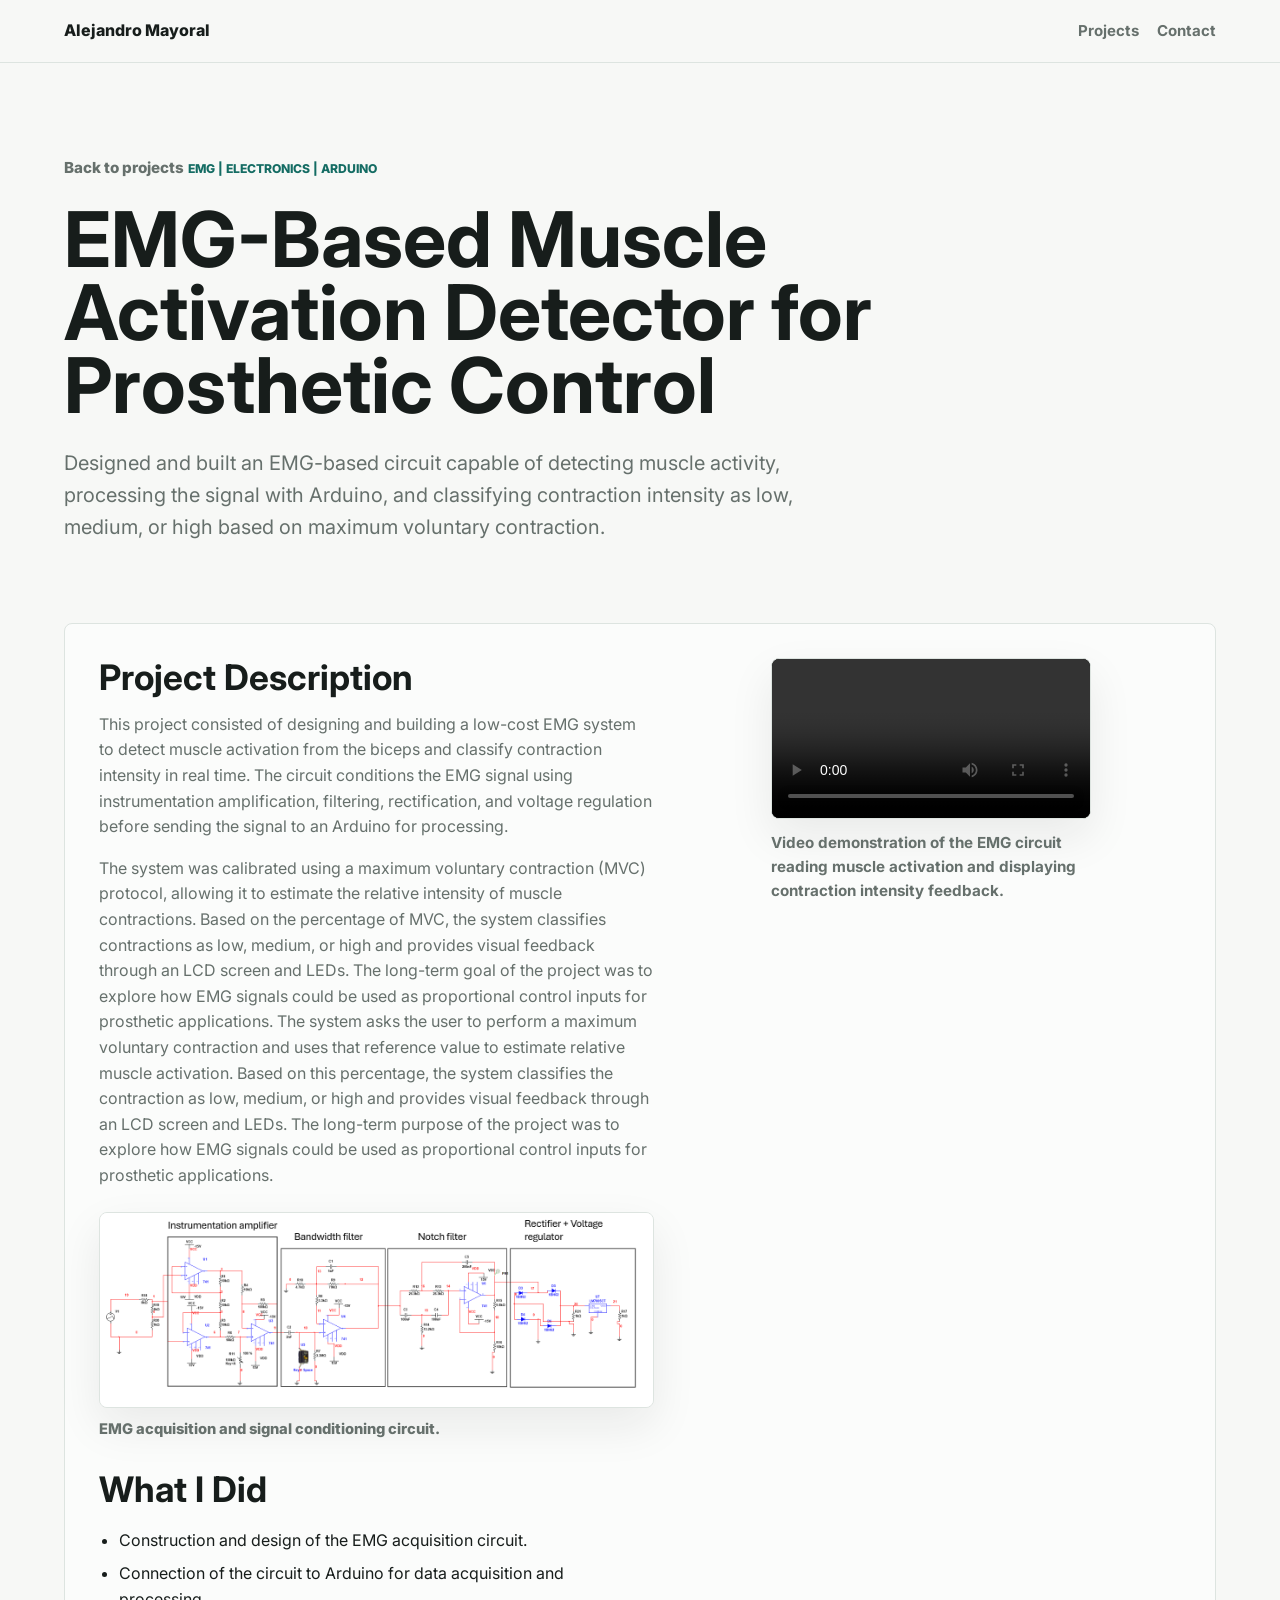
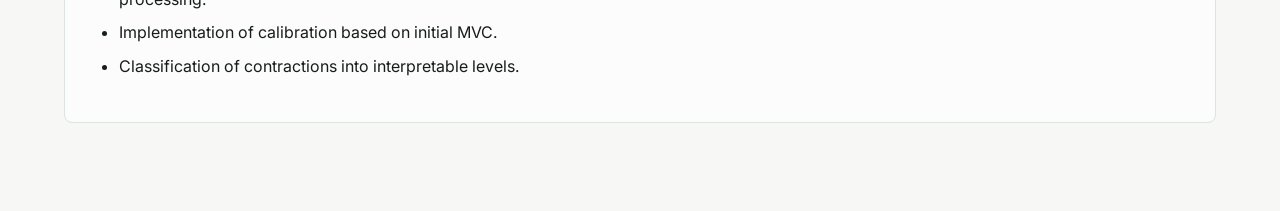
<file: emg-arduino.html>
<!doctype html>
<html lang="en">
  <head>
    <meta charset="UTF-8" />
    <meta name="viewport" content="width=device-width, initial-scale=1.0" />
    <title>EMG Circuit with Arduino | Alejandro Mayoral</title>
    <link rel="preconnect" href="https://fonts.googleapis.com" />
    <link rel="preconnect" href="https://fonts.gstatic.com" crossorigin />
    <link
      href="https://fonts.googleapis.com/css2?family=Inter:wght@400;500;600;700;800&display=swap"
      rel="stylesheet"
    />
    <link rel="stylesheet" href="styles.css" />
  </head>
  <body>
    <header class="topbar">
      <a class="name-link" href="index.html">Alejandro Mayoral</a>
      <nav aria-label="Project navigation">
        <a href="index.html#proyectos">Projects</a>
        <a href="index.html#contacto">Contact</a>
      </nav>
    </header>

    <main>
      <section class="project-page-hero">
        <a class="back-link" href="index.html#proyectos">Back to projects</a>
        <span class="detail-tag">EMG | Electronics | Arduino</span>
        <h1>EMG-Based Muscle Activation Detector for Prosthetic Control</h1>
        <p class="intro">
          Designed and built an EMG-based circuit capable of detecting muscle activity, processing the signal with Arduino, and classifying contraction intensity as low, medium, or high based on maximum voluntary contraction.
        </p>
        <p>
        </p>
      </section>

      <section class="section project-page-grid">
        <article class="project-detail">
          <div class="detail-copy">
            <h2>Project Description</h2>
            <p>
              This project consisted of designing and building a low-cost EMG system to detect muscle activation from the biceps and classify contraction intensity in real time. The circuit conditions the EMG signal using instrumentation amplification, filtering, rectification, and voltage regulation before sending the signal to an Arduino for processing.
            </p>
            <p>
              The system was calibrated using a maximum voluntary contraction (MVC) protocol, allowing it to estimate the relative intensity of muscle contractions. Based on the percentage of MVC, the system classifies contractions as low, medium, or high and provides visual feedback through an LCD screen and LEDs. The long-term goal of the project was to explore how EMG signals could be used as proportional control inputs for prosthetic applications.
              The system asks the user to perform a maximum voluntary contraction and uses that reference value to estimate relative muscle activation. Based on this percentage, the system classifies the contraction as low, medium, or high and provides visual feedback through an LCD screen and LEDs. The long-term purpose of the project was to explore how EMG signals could be used as proportional control inputs for prosthetic applications.
            </p>
            <figure class="inline-figure">
              <img
                src="assets/EMGcircuit/circuito.png"
                alt="EMG acquisition circuit diagram"
              />
              <figcaption>EMG acquisition and signal conditioning circuit.</figcaption>
            </figure>
            <h2>What I Did</h2>
            <ul class="result-list">
              <li>Construction and design of the EMG acquisition circuit.</li>
              <li>Connection of the circuit to Arduino for data acquisition and processing.</li>
              <li>Implementation of calibration based on initial MVC.</li>
              <li>Classification of contractions into interpretable levels.</li>
            </ul>
          </div>
          <div class="detail-media compact-video">
            <video controls playsinline preload="metadata">
              <source src="assets/EMGcircuit/EMGvideo.mp4" type="video/mp4" />
              Your browser does not support HTML5 video.
            </video>
            <p>
              Video demonstration of the EMG circuit reading muscle activation and displaying
              contraction intensity feedback.
            </p>
          </div>
        </article>
      </section>
    </main>
  </body>
</html>
</file>
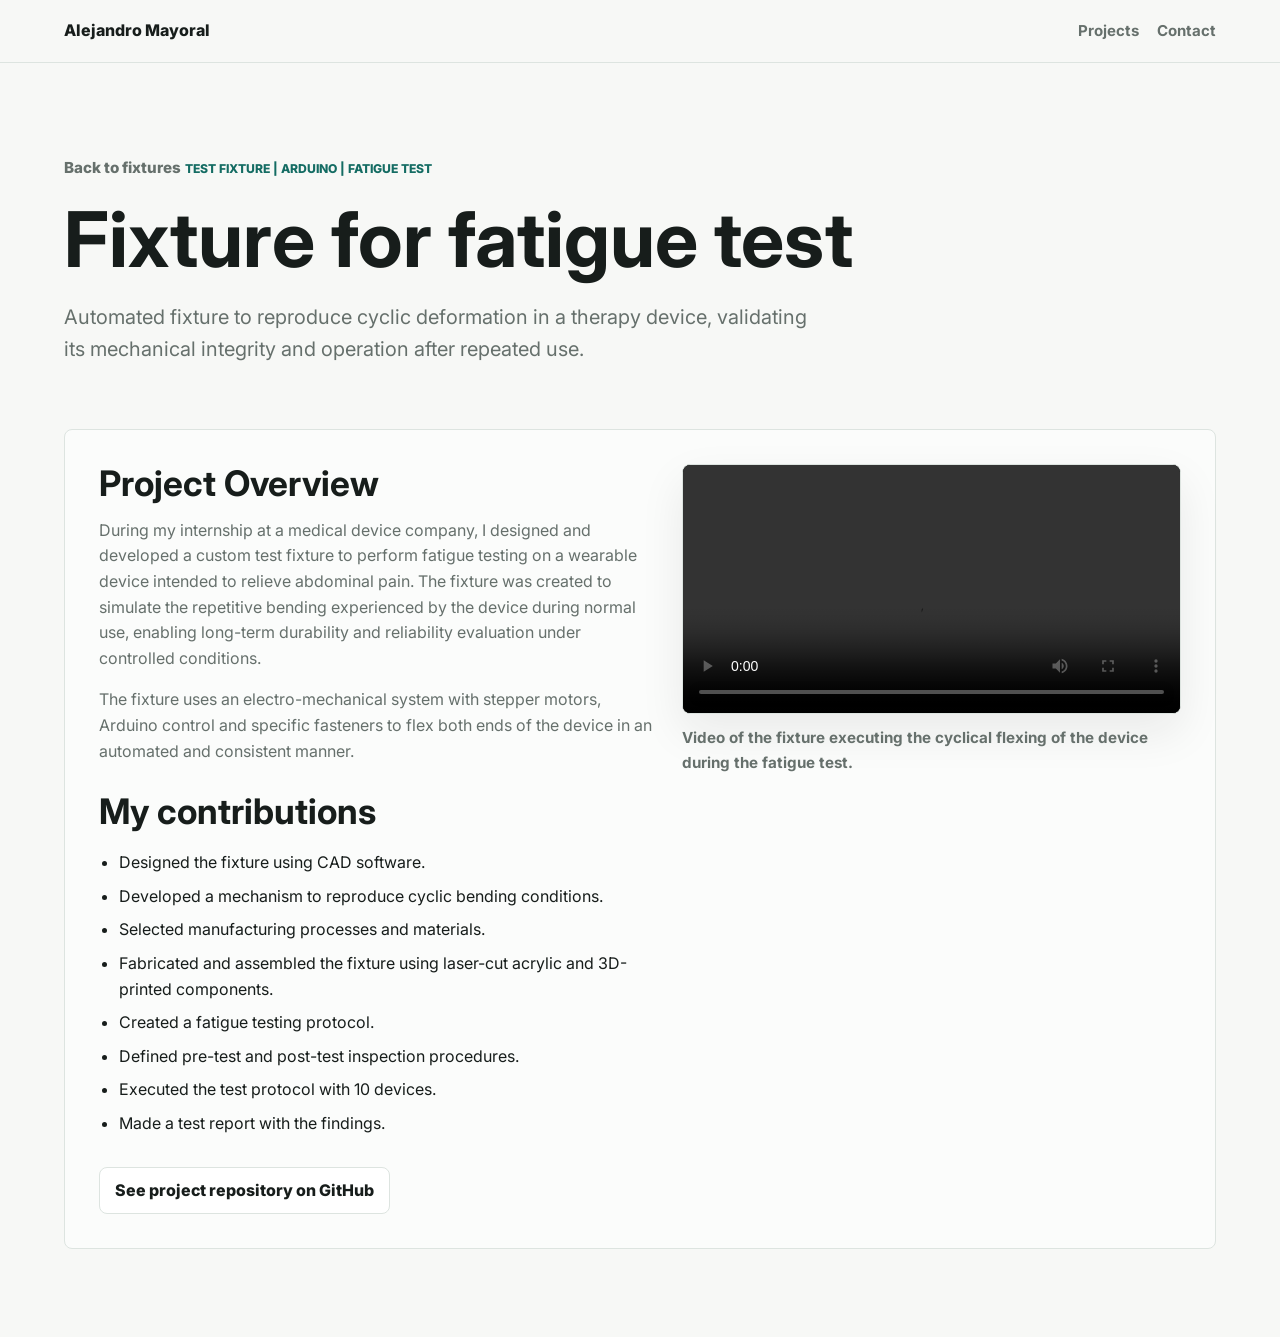
<file: fixture-fatigue.html>
<!doctype html>
<html lang="en">
  <head>
    <meta charset="UTF-8" />
    <meta name="viewport" content="width=device-width, initial-scale=1.0" />
    <title>Fatigue Test Fixture | Alejandro Mayoral</title>
    <link rel="preconnect" href="https://fonts.googleapis.com" />
    <link rel="preconnect" href="https://fonts.gstatic.com" crossorigin />
    <link
      href="https://fonts.googleapis.com/css2?family=Inter:wght@400;500;600;700;800&display=swap"
      rel="stylesheet"
    />
    <link rel="stylesheet" href="styles.css" />
  </head>
  <body>
    <header class="topbar">
      <a class="name-link" href="index.html">Alejandro Mayoral</a>
      <nav aria-label="Project navigation">
        <a href="index.html#proyectos">Projects</a>
        <a href="index.html#contacto">Contact</a>
      </nav>
    </header>

    <main>
      <section class="project-page-hero">
        <a class="back-link" href="fixtures.html">Back to fixtures</a>
        <span class="detail-tag">Test Fixture | Arduino | Fatigue Test</span>
        <h1>Fixture for fatigue test</h1>
        <p class="intro">
        Automated fixture to reproduce cyclic deformation in a therapy device, validating its mechanical integrity and operation after repeated use.
        </p>
      </section>

      <section class="section project-page-grid">
        <article class="project-detail">
          <div class="detail-copy">
            <h2>Project Overview</h2>
            <p>
            During my internship at a medical device company, I designed and developed a custom test fixture to perform fatigue testing on a wearable device intended to relieve abdominal pain. The fixture was created to simulate the repetitive bending experienced by the device during normal use, enabling long-term durability and reliability evaluation under controlled conditions.
            </p>
            <p>
            The fixture uses an electro-mechanical system with stepper motors, Arduino control and specific fasteners to flex both ends of the device in an automated and consistent manner.
            </p>

            <h2>My contributions</h2>
            <ul class="result-list">
              <li>Designed the fixture using CAD software.</li>
              <li>Developed a mechanism to reproduce cyclic bending conditions.</li>
              <li>Selected manufacturing processes and materials.</li>
              <li>Fabricated and assembled the fixture using laser-cut acrylic and 3D-printed components.</li>
              <li>Created a fatigue testing protocol.</li>
              <li>Defined pre-test and post-test inspection procedures.</li>
              <li>Executed the test protocol with 10 devices.</li>
              <li>Made a test report with the findings.</li>
            </ul>

            <a
              class="button project-link"
              href="https://github.com/alexmayoral8/Fatigue-test-fixture"
              target="_blank"
              rel="noreferrer"
            >
             See project repository on GitHub
            </a>
          </div>
          <div class="detail-media">
            <video controls playsinline preload="metadata">
              <source src="assets/fixtures/video_fatigue.mp4" type="video/mp4" />
              Your browser does not support HTML5 video.
            </video>
            <p>
            Video of the fixture executing the cyclical flexing of the device during the fatigue test.
            </p>
          </div>
        </article>
      </section>
    </main>
  </body>
</html>
</file>
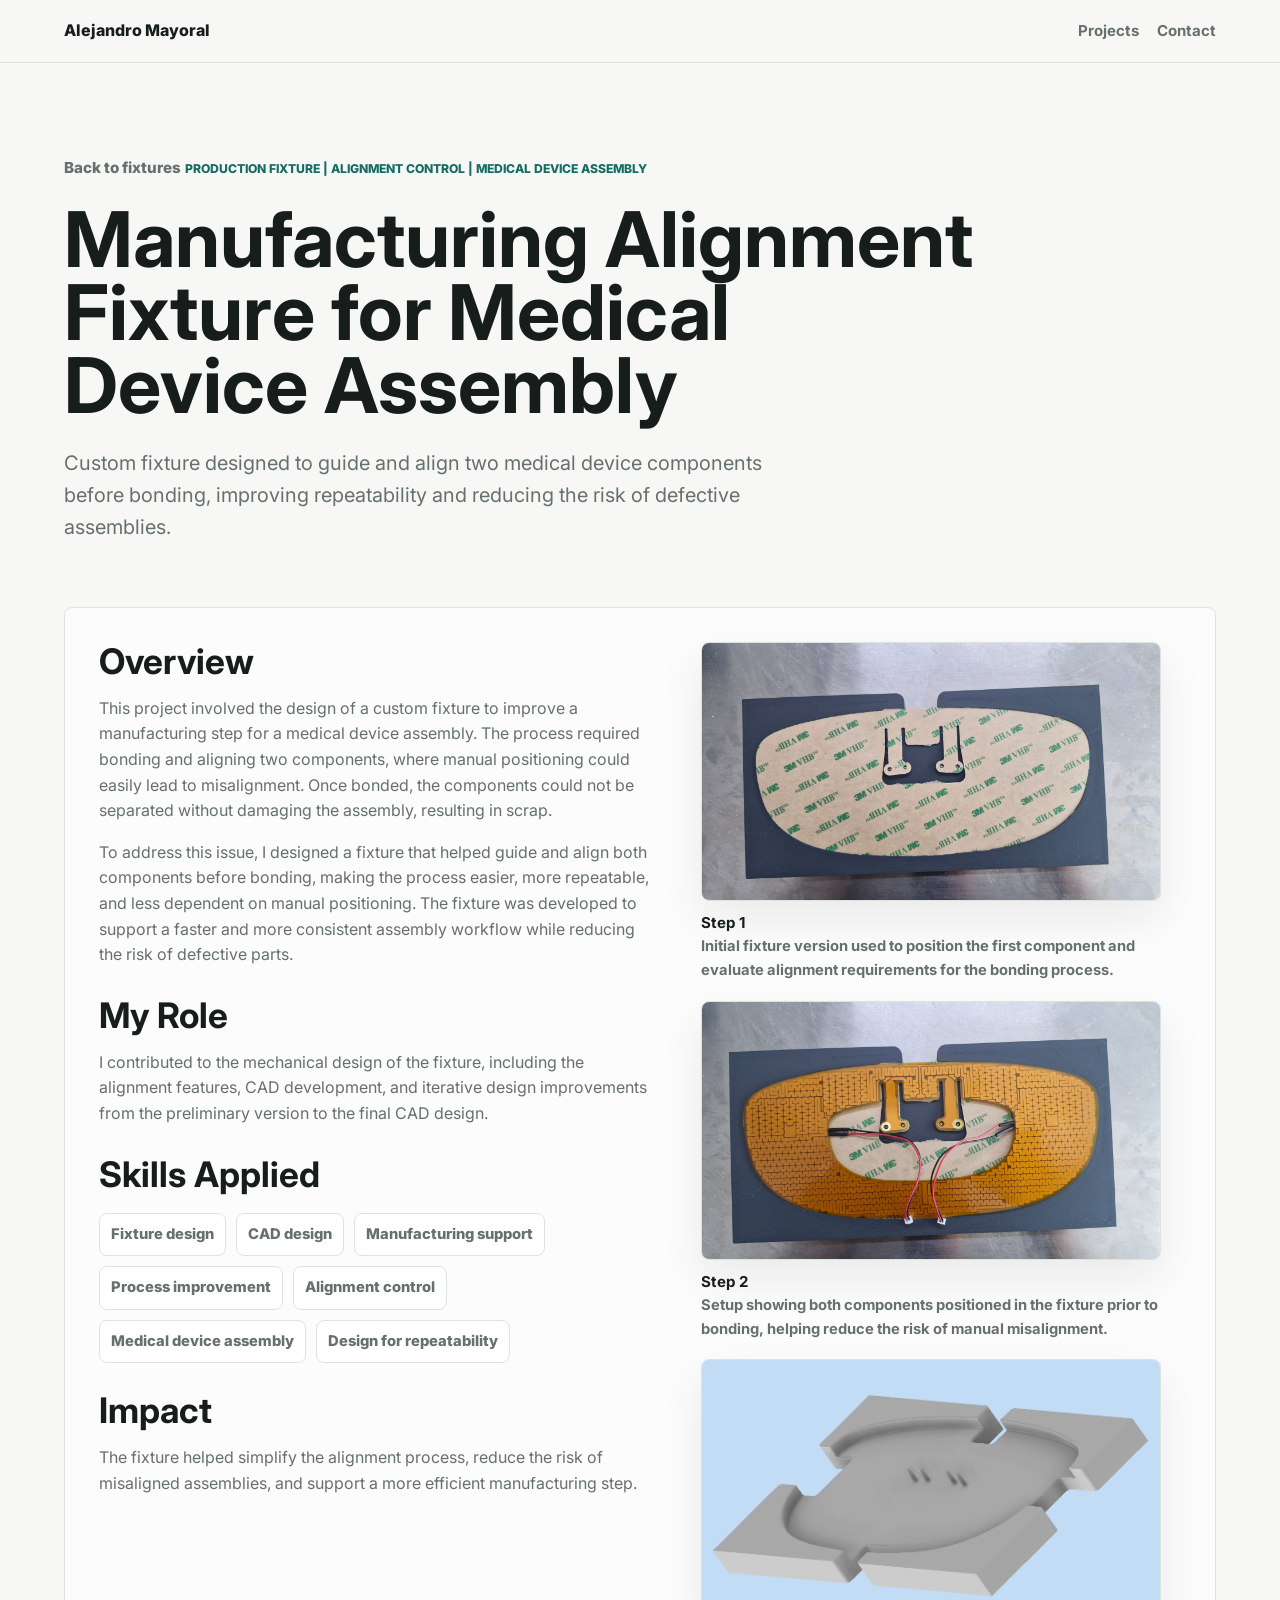
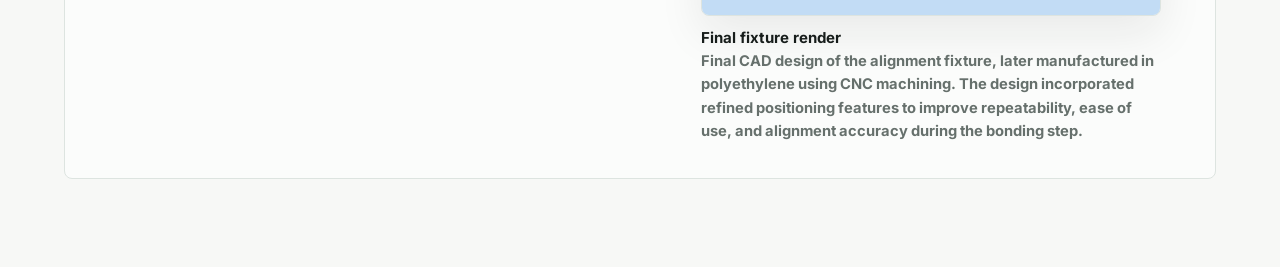
<file: fixture-manufacturing-alignment.html>
<!doctype html>
<html lang="en">
  <head>
    <meta charset="UTF-8" />
    <meta name="viewport" content="width=device-width, initial-scale=1.0" />
    <title>Manufacturing Alignment Fixture | Alejandro Mayoral</title>
    <link rel="preconnect" href="https://fonts.googleapis.com" />
    <link rel="preconnect" href="https://fonts.gstatic.com" crossorigin />
    <link
      href="https://fonts.googleapis.com/css2?family=Inter:wght@400;500;600;700;800&display=swap"
      rel="stylesheet"
    />
    <link rel="stylesheet" href="styles.css" />
  </head>
  <body>
    <header class="topbar">
      <a class="name-link" href="index.html">Alejandro Mayoral</a>
      <nav aria-label="Project navigation">
        <a href="index.html#proyectos">Projects</a>
        <a href="index.html#contacto">Contact</a>
      </nav>
    </header>

    <main>
      <section class="project-page-hero">
        <a class="back-link" href="fixtures.html">Back to fixtures</a>
        <span class="detail-tag">Production Fixture | Alignment Control | Medical Device Assembly</span>
        <h1>Manufacturing Alignment Fixture for Medical Device Assembly</h1>
        <p class="intro">
          Custom fixture designed to guide and align two medical device components before bonding,
          improving repeatability and reducing the risk of defective assemblies.
        </p>
      </section>

      <section class="section project-page-grid">
        <article class="project-detail">
          <div class="detail-copy">
            <h2>Overview</h2>
            <p>
              This project involved the design of a custom fixture to improve a manufacturing step
              for a medical device assembly. The process required bonding and aligning two
              components, where manual positioning could easily lead to misalignment. Once bonded,
              the components could not be separated without damaging the assembly, resulting in
              scrap.
            </p>
            <p>
              To address this issue, I designed a fixture that helped guide and align both
              components before bonding, making the process easier, more repeatable, and less
              dependent on manual positioning. The fixture was developed to support a faster and more
              consistent assembly workflow while reducing the risk of defective parts.
            </p>

            <h2>My Role</h2>
            <p>
              I contributed to the mechanical design of the fixture, including the alignment
              features, CAD development, and iterative design improvements from the preliminary
              version to the final CAD design.
            </p>

            <h2>Skills Applied</h2>
            <ul class="skill-list">
              <li>Fixture design</li>
              <li>CAD design</li>
              <li>Manufacturing support</li>
              <li>Process improvement</li>
              <li>Alignment control</li>
              <li>Medical device assembly</li>
              <li>Design for repeatability</li>
            </ul>

            <h2>Impact</h2>
            <p>
              The fixture helped simplify the alignment process, reduce the risk of misaligned
              assemblies, and support a more efficient manufacturing step.
            </p>
          </div>

          <div class="figure-gallery alignment-gallery">
            <figure>
              <img
                src="assets/alignment%20fixture/alignment1.jpeg"
                alt="Initial manufacturing alignment fixture version"
              />
              <figcaption>
                <strong>Step 1</strong>
                Initial fixture version used to position the first component and evaluate alignment
                requirements for the bonding process.
              </figcaption>
            </figure>
            <figure>
              <img
                src="assets/alignment%20fixture/alignment2.jpeg"
                alt="Two components positioned in the alignment fixture before bonding"
              />
              <figcaption>
                <strong>Step 2</strong>
                Setup showing both components positioned in the fixture prior to bonding, helping
                reduce the risk of manual misalignment.
              </figcaption>
            </figure>
            <figure>
              <img
                src="assets/alignment%20fixture/fxt%20render.png"
                alt="Final CAD design of the manufacturing alignment fixture"
              />
              <figcaption>
                <strong>Final fixture render</strong>
                Final CAD design of the alignment fixture, later manufactured in polyethylene using
                CNC machining. The design incorporated refined positioning features to improve
                repeatability, ease of use, and alignment accuracy during the bonding step.
              </figcaption>
            </figure>
          </div>
        </article>
      </section>
    </main>
  </body>
</html>
</file>
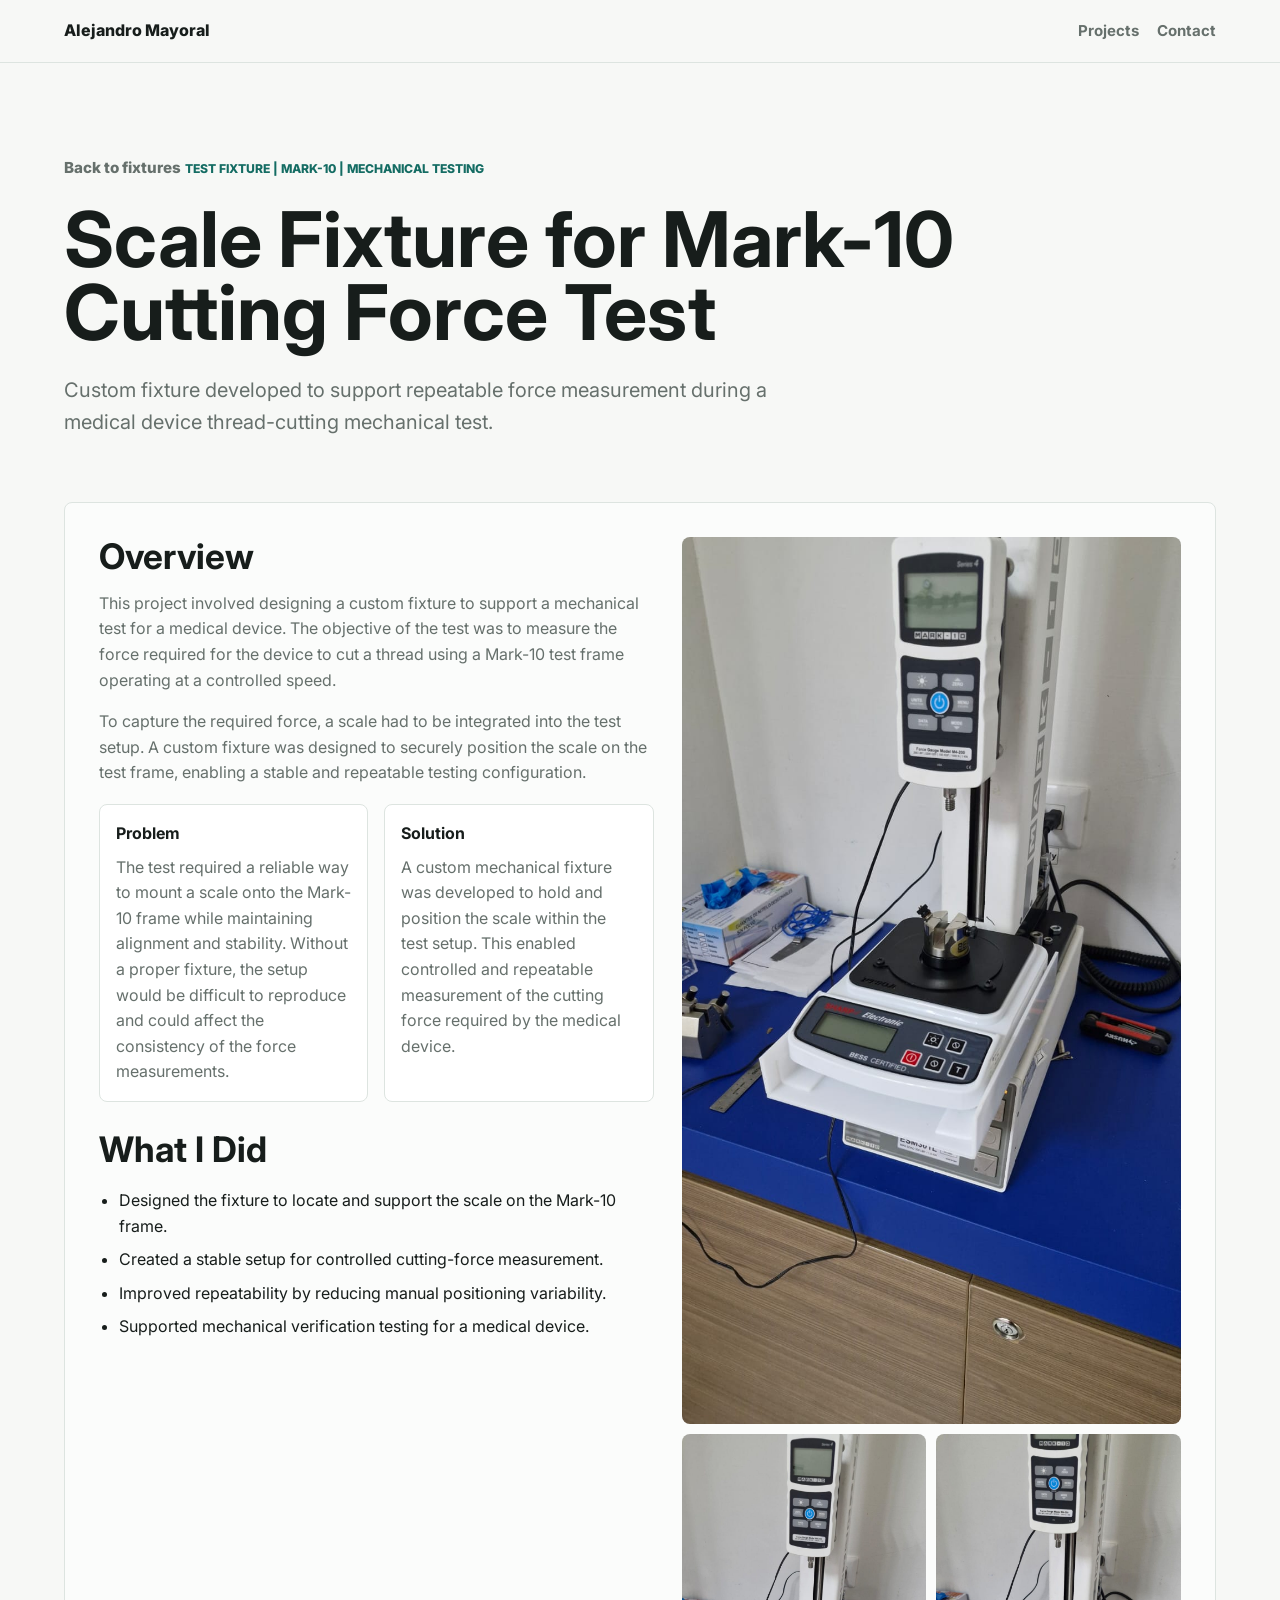
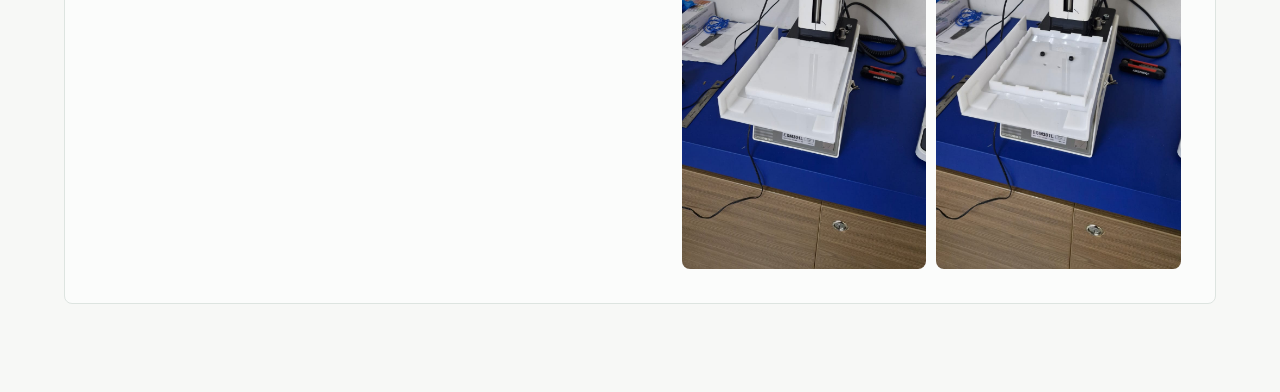
<file: fixture-scale-mark10.html>
<!doctype html>
<html lang="en">
  <head>
    <meta charset="UTF-8" />
    <meta name="viewport" content="width=device-width, initial-scale=1.0" />
    <title>Scale Fixture for Mark-10 Cutting Force Test | Alejandro Mayoral</title>
    <link rel="preconnect" href="https://fonts.googleapis.com" />
    <link rel="preconnect" href="https://fonts.gstatic.com" crossorigin />
    <link
      href="https://fonts.googleapis.com/css2?family=Inter:wght@400;500;600;700;800&display=swap"
      rel="stylesheet"
    />
    <link rel="stylesheet" href="styles.css" />
  </head>
  <body>
    <header class="topbar">
      <a class="name-link" href="index.html">Alejandro Mayoral</a>
      <nav aria-label="Project navigation">
        <a href="index.html#proyectos">Projects</a>
        <a href="index.html#contacto">Contact</a>
      </nav>
    </header>

    <main>
      <section class="project-page-hero">
        <a class="back-link" href="fixtures.html">Back to fixtures</a>
        <span class="detail-tag">Test Fixture | Mark-10 | Mechanical Testing</span>
        <h1>Scale Fixture for Mark-10 Cutting Force Test</h1>
        <p class="intro">
          Custom fixture developed to support repeatable force measurement during a medical device
          thread-cutting mechanical test.
        </p>
      </section>

      <section class="section project-page-grid">
        <article class="project-detail">
          <div class="detail-copy">
            <h2>Overview</h2>
            <p>
              This project involved designing a custom fixture to support a mechanical test for a
              medical device. The objective of the test was to measure the force required for the
              device to cut a thread using a Mark-10 test frame operating at a controlled speed.
            </p>
            <p>
              To capture the required force, a scale had to be integrated into the test setup. A
              custom fixture was designed to securely position the scale on the test frame, enabling
              a stable and repeatable testing configuration.
            </p>

            <div class="two-col">
              <div>
                <h4>Problem</h4>
                <p>
                  The test required a reliable way to mount a scale onto the Mark-10 frame while
                  maintaining alignment and stability. Without a proper fixture, the setup would be
                  difficult to reproduce and could affect the consistency of the force measurements.
                </p>
              </div>
              <div>
                <h4>Solution</h4>
                <p>
                  A custom mechanical fixture was developed to hold and position the scale within
                  the test setup. This enabled controlled and repeatable measurement of the cutting
                  force required by the medical device.
                </p>
              </div>
            </div>

            <h2>What I Did</h2>
            <ul class="result-list">
              <li>Designed the fixture to locate and support the scale on the Mark-10 frame.</li>
              <li>Created a stable setup for controlled cutting-force measurement.</li>
              <li>Improved repeatability by reducing manual positioning variability.</li>
              <li>Supported mechanical verification testing for a medical device.</li>
            </ul>
          </div>

          <div class="detail-gallery">
            <img
              src="assets/Fixture%20balanza/balanza%20puesta.jpeg"
              alt="Scale mounted in the custom Mark-10 fixture"
            />
            <img
              src="assets/Fixture%20balanza/sin%20balanza.jpeg"
              alt="Custom scale fixture without the scale installed"
            />
            <img
              src="assets/Fixture%20balanza/sin%20tapa.jpeg"
              alt="Custom scale fixture with cover removed"
            />
          </div>
        </article>
      </section>
    </main>
  </body>
</html>
</file>
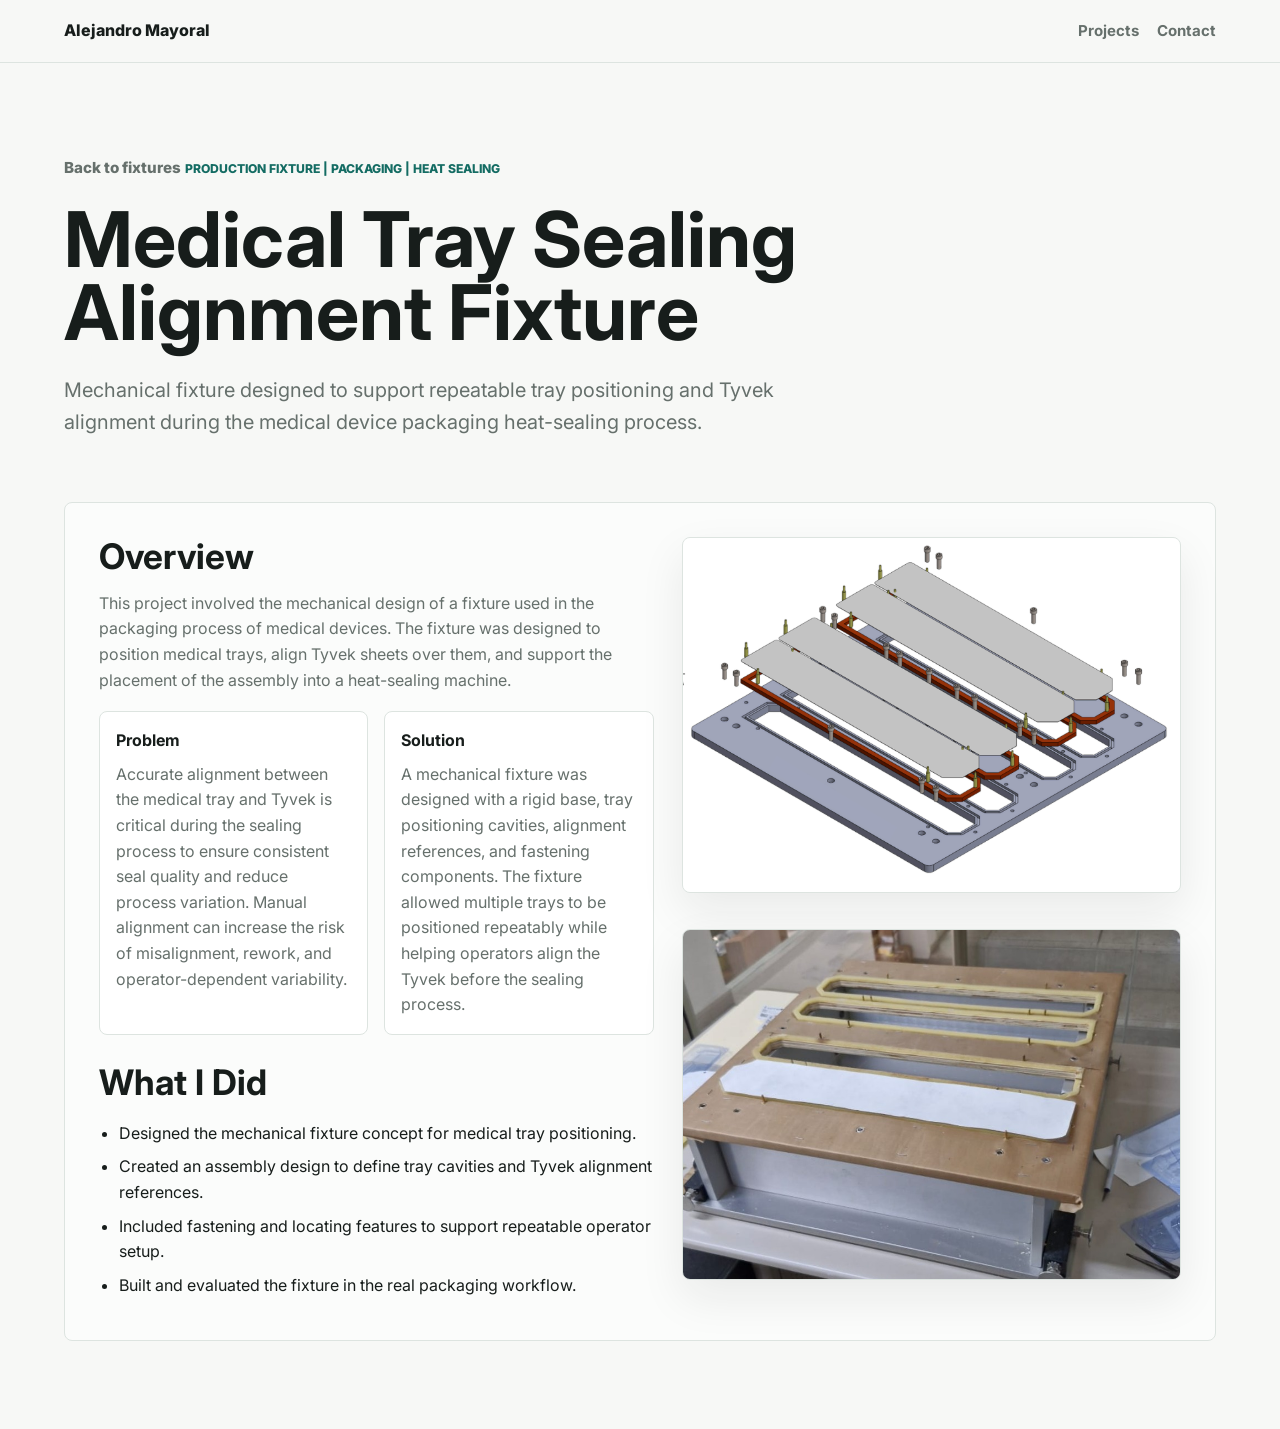
<file: fixture-tyvek-sealing.html>
<!doctype html>
<html lang="en">
  <head>
    <meta charset="UTF-8" />
    <meta name="viewport" content="width=device-width, initial-scale=1.0" />
    <title>Medical Tray Sealing Alignment Fixture | Alejandro Mayoral</title>
    <link rel="preconnect" href="https://fonts.googleapis.com" />
    <link rel="preconnect" href="https://fonts.gstatic.com" crossorigin />
    <link
      href="https://fonts.googleapis.com/css2?family=Inter:wght@400;500;600;700;800&display=swap"
      rel="stylesheet"
    />
    <link rel="stylesheet" href="styles.css" />
  </head>
  <body>
    <header class="topbar">
      <a class="name-link" href="index.html">Alejandro Mayoral</a>
      <nav aria-label="Project navigation">
        <a href="index.html#proyectos">Projects</a>
        <a href="index.html#contacto">Contact</a>
      </nav>
    </header>

    <main>
      <section class="project-page-hero">
        <a class="back-link" href="fixtures.html">Back to fixtures</a>
        <span class="detail-tag">Production Fixture | Packaging | Heat Sealing</span>
        <h1>Medical Tray Sealing Alignment Fixture</h1>
        <p class="intro">
          Mechanical fixture designed to support repeatable tray positioning and Tyvek alignment
          during the medical device packaging heat-sealing process.
        </p>
      </section>

      <section class="section project-page-grid">
        <article class="project-detail">
          <div class="detail-copy">
            <h2>Overview</h2>
            <p>
              This project involved the mechanical design of a fixture used in the packaging
              process of medical devices. The fixture was designed to position medical trays, align
              Tyvek sheets over them, and support the placement of the assembly into a heat-sealing
              machine.
            </p>

            <div class="two-col">
              <div>
                <h4>Problem</h4>
                <p>
                  Accurate alignment between the medical tray and Tyvek is critical during the
                  sealing process to ensure consistent seal quality and reduce process variation.
                  Manual alignment can increase the risk of misalignment, rework, and
                  operator-dependent variability.
                </p>
              </div>
              <div>
                <h4>Solution</h4>
                <p>
                  A mechanical fixture was designed with a rigid base, tray positioning cavities,
                  alignment references, and fastening components. The fixture allowed multiple trays
                  to be positioned repeatably while helping operators align the Tyvek before the
                  sealing process.
                </p>
              </div>
            </div>

            <h2>What I Did</h2>
            <ul class="result-list">
              <li>Designed the mechanical fixture concept for medical tray positioning.</li>
              <li>Created an assembly design to define tray cavities and Tyvek alignment references.</li>
              <li>Included fastening and locating features to support repeatable operator setup.</li>
              <li>Built and evaluated the fixture in the real packaging workflow.</li>
            </ul>
          </div>

          <div class="detail-gallery tyvek-gallery">
            <img
              src="assets/Tyvek%20fixture/assembly.png"
              alt="Assembly drawing of the medical tray sealing alignment fixture"
            />
            <img
              src="assets/Tyvek%20fixture/fixture%20real.JPG"
              alt="Physical medical tray sealing alignment fixture"
            />
          </div>
        </article>
      </section>
    </main>
  </body>
</html>
</file>
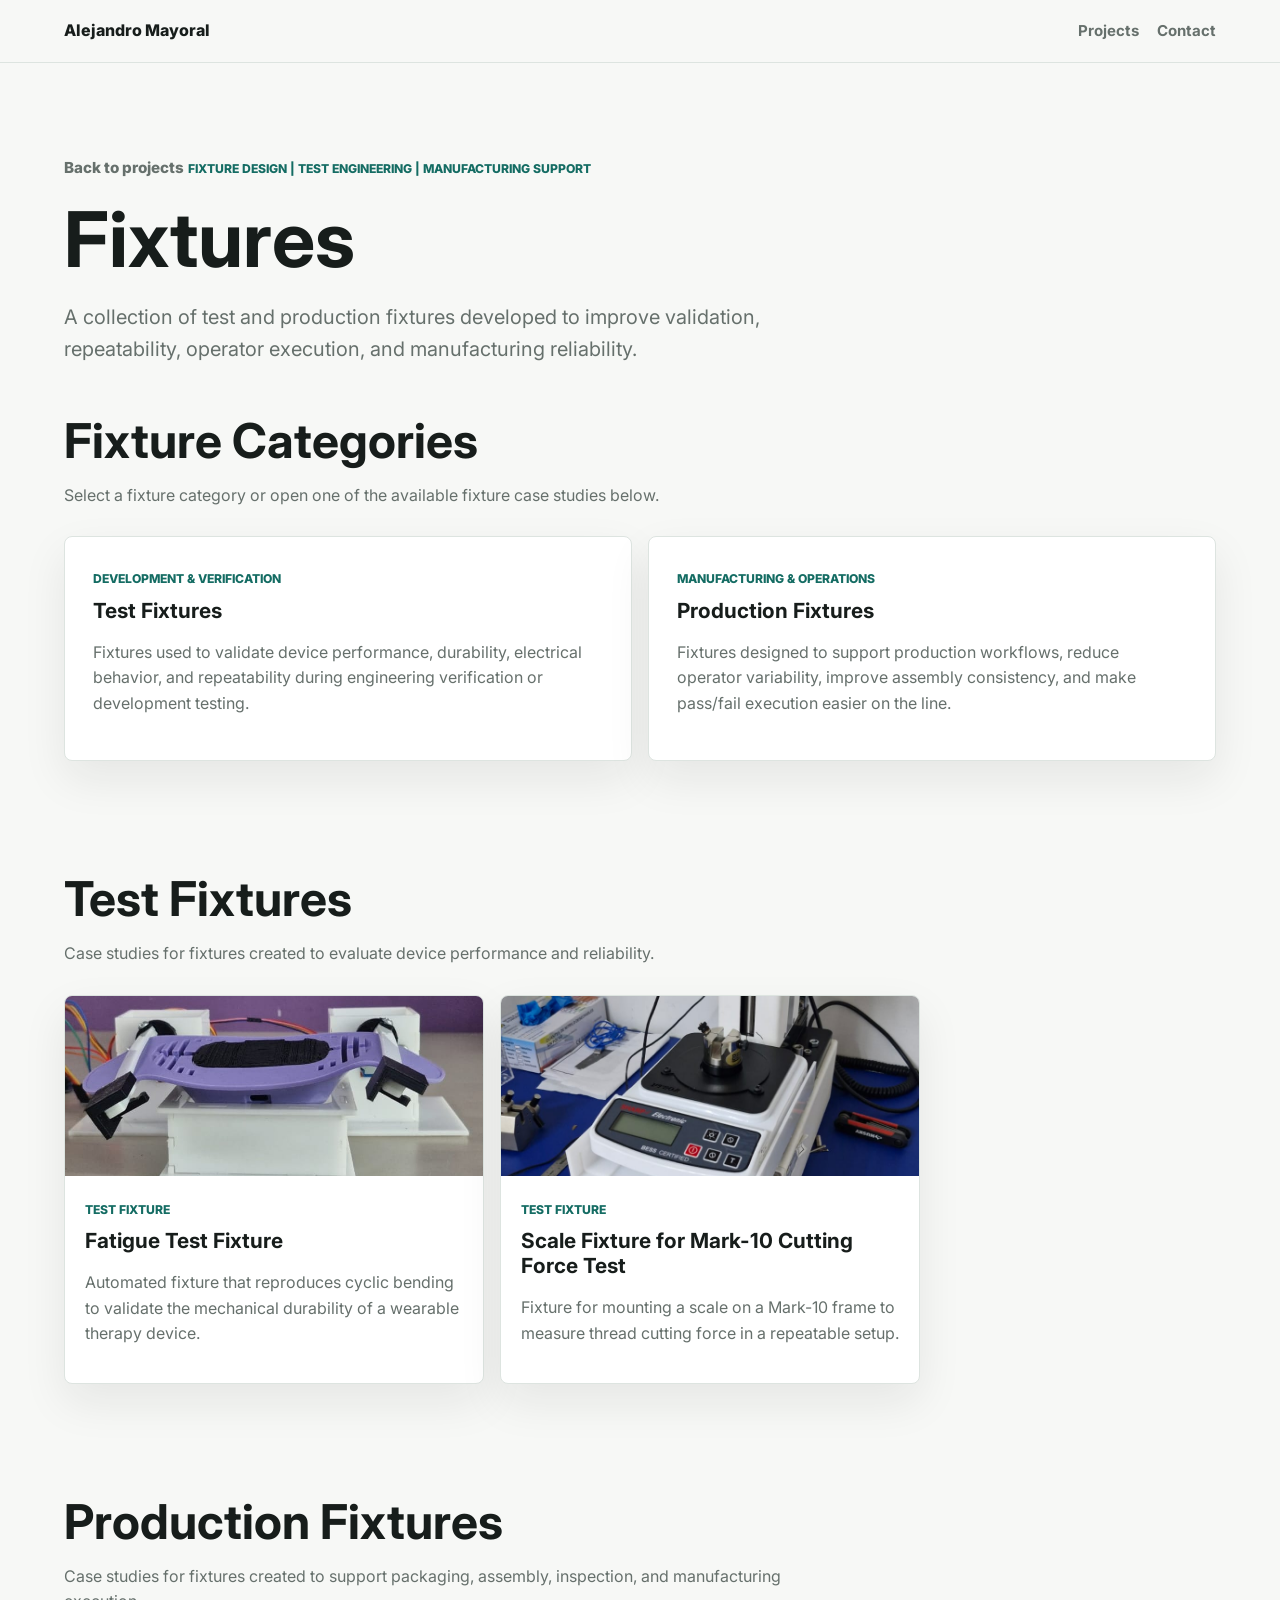
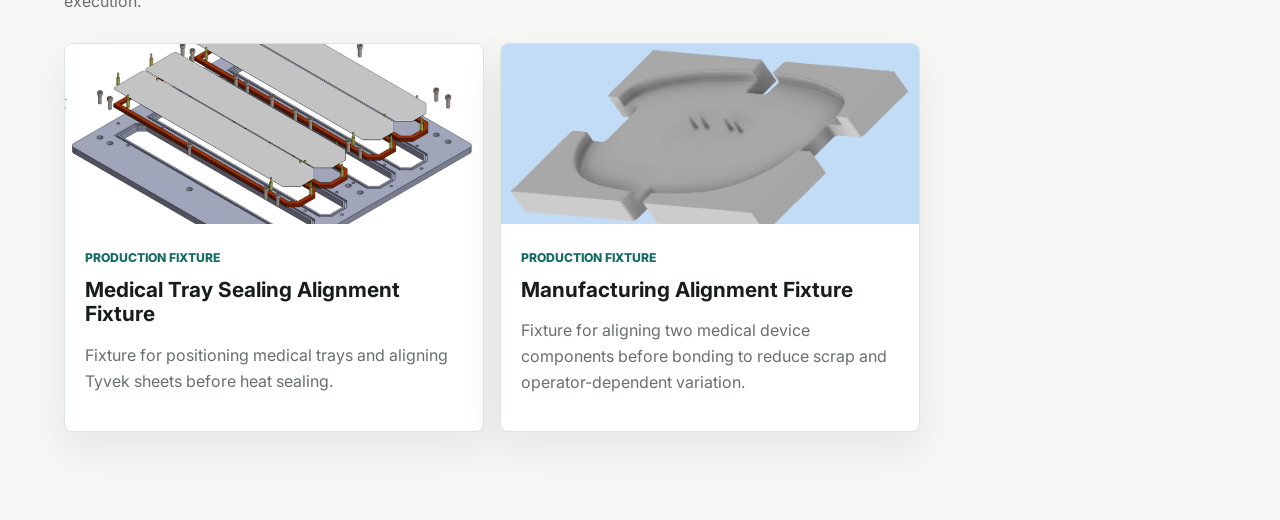
<file: fixtures.html>
<!doctype html>
<html lang="en">
  <head>
    <meta charset="UTF-8" />
    <meta name="viewport" content="width=device-width, initial-scale=1.0" />
    <title>Fixtures | Alejandro Mayoral</title>
    <link rel="preconnect" href="https://fonts.googleapis.com" />
    <link rel="preconnect" href="https://fonts.gstatic.com" crossorigin />
    <link
      href="https://fonts.googleapis.com/css2?family=Inter:wght@400;500;600;700;800&display=swap"
      rel="stylesheet"
    />
    <link rel="stylesheet" href="styles.css" />
  </head>
  <body>
    <header class="topbar">
      <a class="name-link" href="index.html">Alejandro Mayoral</a>
      <nav aria-label="Project navigation">
        <a href="index.html#proyectos">Projects</a>
        <a href="index.html#contacto">Contact</a>
      </nav>
    </header>

    <main>
      <section class="project-page-hero">
        <a class="back-link" href="index.html#proyectos">Back to projects</a>
        <span class="detail-tag">Fixture Design | Test Engineering | Manufacturing Support</span>
        <h1>Fixtures</h1>
        <p class="intro">
          A collection of test and production fixtures developed to improve validation,
          repeatability, operator execution, and manufacturing reliability.
        </p>
      </section>

      <section class="section fixtures-overview" aria-labelledby="fixture-types-title">
        <div class="section-heading">
          <h2 id="fixture-types-title">Fixture Categories</h2>
          <p>
            Select a fixture category or open one of the available fixture case studies below.
          </p>
        </div>

        <div class="fixture-type-grid">
          <article class="fixture-type-card">
            <span class="detail-tag">Development & Verification</span>
            <h3>Test Fixtures</h3>
            <p>
              Fixtures used to validate device performance, durability, electrical behavior, and
              repeatability during engineering verification or development testing.
            </p>
          </article>
          <article class="fixture-type-card">
            <span class="detail-tag">Manufacturing & Operations</span>
            <h3>Production Fixtures</h3>
            <p>
              Fixtures designed to support production workflows, reduce operator variability,
              improve assembly consistency, and make pass/fail execution easier on the line.
            </p>
          </article>
        </div>
      </section>

      <section class="section fixtures-overview" aria-labelledby="test-fixtures-title">
        <div class="section-heading">
          <h2 id="test-fixtures-title">Test Fixtures</h2>
          <p>
            Case studies for fixtures created to evaluate device performance and reliability.
          </p>
        </div>

        <div class="project-grid fixture-project-grid">
          <a class="project-card" href="fixture-fatigue.html">
            <img
              src="assets/fixtures/fatigue-fixture-front.png"
              alt="Fatigue fixture with device mounted"
            />
            <div>
              <span>Test Fixture</span>
              <h3>Fatigue Test Fixture</h3>
              <p>
                Automated fixture that reproduces cyclic bending to validate the mechanical
                durability of a wearable therapy device.
              </p>
            </div>
          </a>
          <a class="project-card" href="fixture-scale-mark10.html">
            <img
              src="assets/Fixture%20balanza/balanza%20puesta.jpeg"
              alt="Scale fixture mounted for Mark-10 mechanical testing"
            />
            <div>
              <span>Test Fixture</span>
              <h3>Scale Fixture for Mark-10 Cutting Force Test</h3>
              <p>
                Fixture for mounting a scale on a Mark-10 frame to measure thread cutting force in
                a repeatable setup.
              </p>
            </div>
          </a>
        </div>
      </section>

      <section class="section fixtures-overview" aria-labelledby="production-fixtures-title">
        <div class="section-heading">
          <h2 id="production-fixtures-title">Production Fixtures</h2>
          <p>
            Case studies for fixtures created to support packaging, assembly, inspection, and
            manufacturing execution.
          </p>
        </div>

        <div class="project-grid fixture-project-grid">
          <a class="project-card" href="fixture-tyvek-sealing.html">
            <img
              src="assets/Tyvek%20fixture/assembly.png"
              alt="Medical tray sealing alignment fixture in use"
            />
            <div>
              <span>Production Fixture</span>
              <h3>Medical Tray Sealing Alignment Fixture</h3>
              <p>
                Fixture for positioning medical trays and aligning Tyvek sheets before heat
                sealing.
              </p>
            </div>
          </a>
          <a class="project-card" href="fixture-manufacturing-alignment.html">
            <img
              src="assets/alignment%20fixture/fxt%20render.png"
              alt="Final CAD render of the manufacturing alignment fixture"
            />
            <div>
              <span>Production Fixture</span>
              <h3>Manufacturing Alignment Fixture</h3>
              <p>
                Fixture for aligning two medical device components before bonding to reduce scrap
                and operator-dependent variation.
              </p>
            </div>
          </a>
        </div>
      </section>
    </main>
  </body>
</html>
</file>
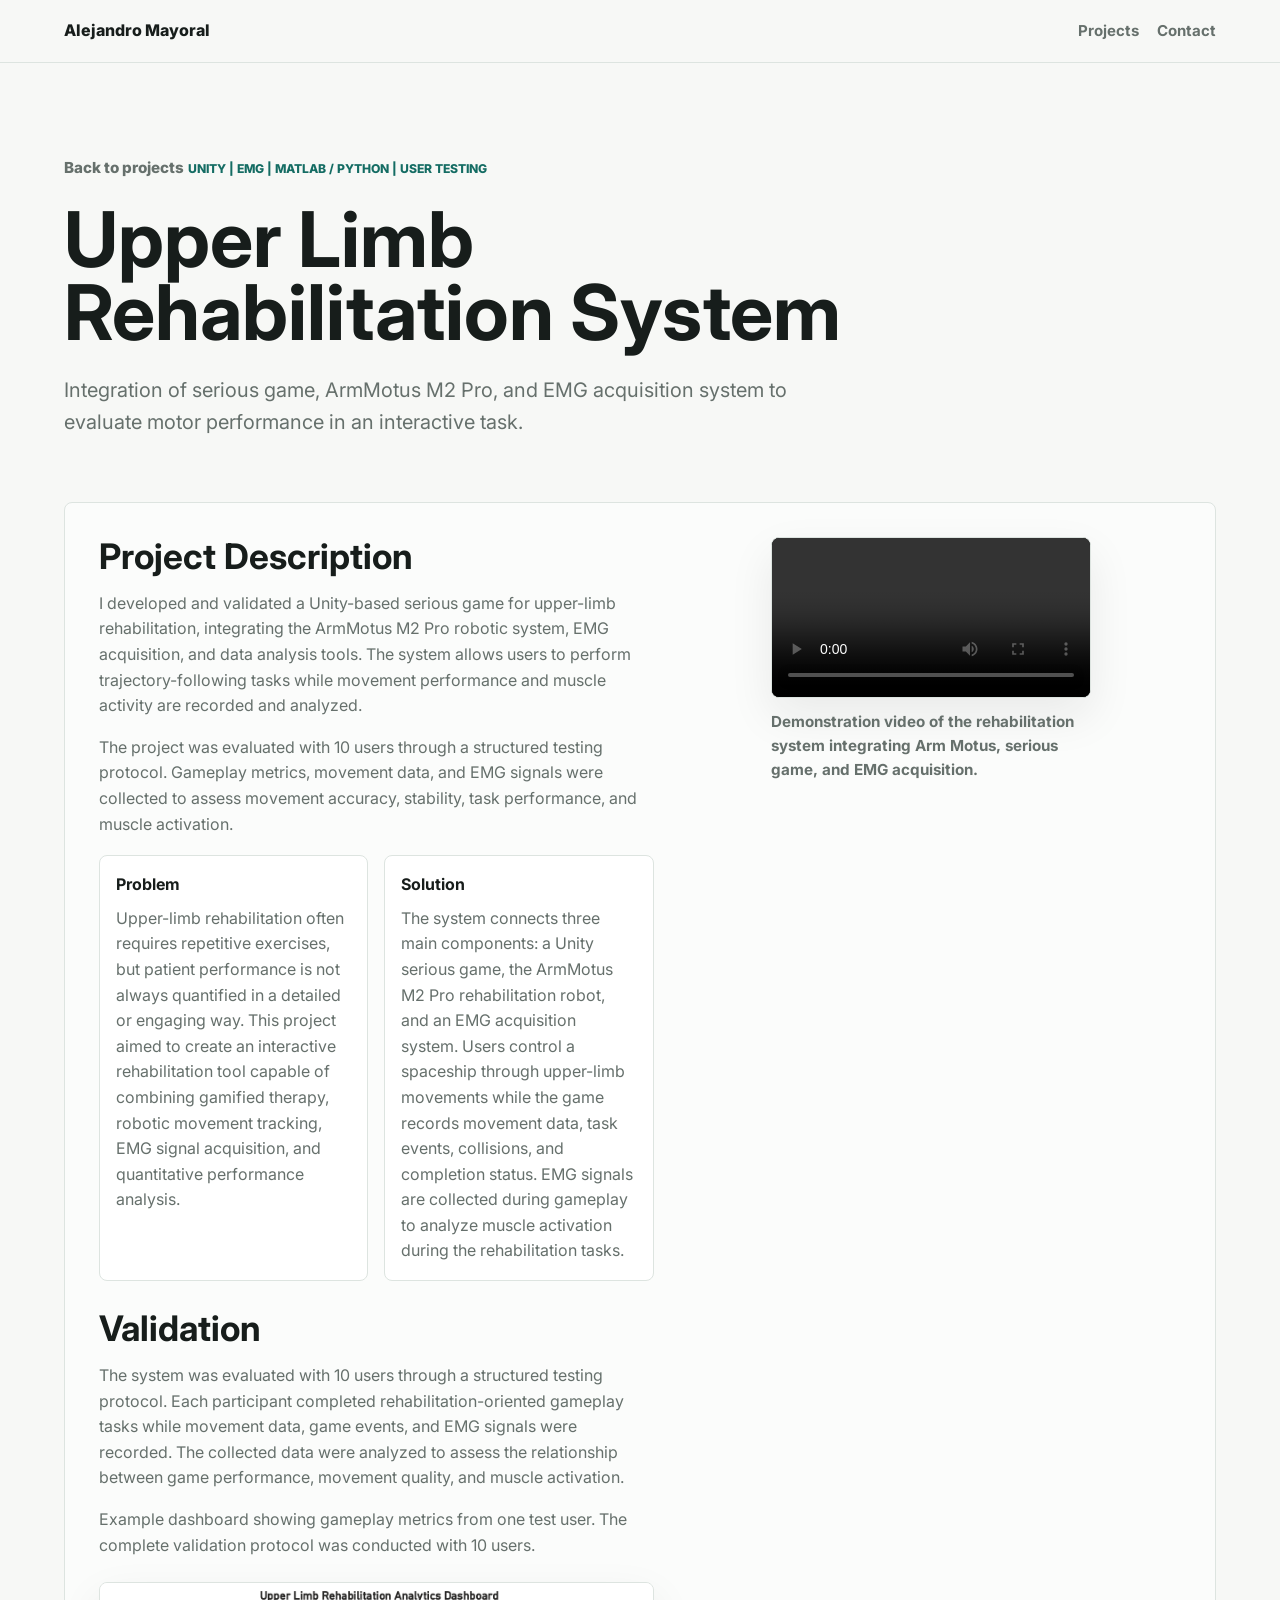
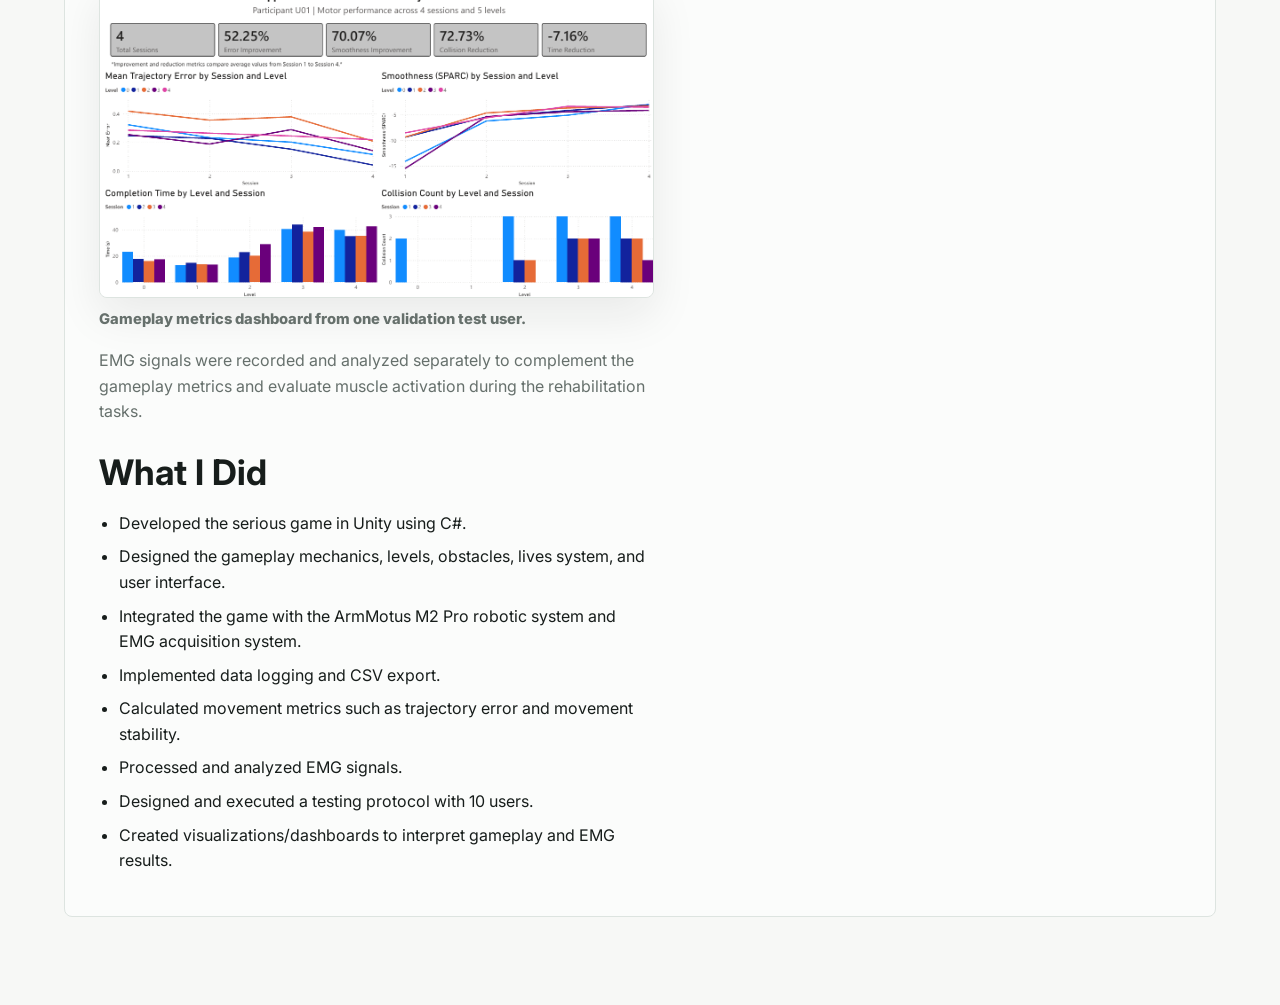
<file: rehabilitacion.html>
<!doctype html>
<html lang="en">
  <head>
    <meta charset="UTF-8" />
    <meta name="viewport" content="width=device-width, initial-scale=1.0" />
    <title>Upper Limb Rehabilitation | Alejandro Mayoral</title>
    <link rel="preconnect" href="https://fonts.googleapis.com" />
    <link rel="preconnect" href="https://fonts.gstatic.com" crossorigin />
    <link
      href="https://fonts.googleapis.com/css2?family=Inter:wght@400;500;600;700;800&display=swap"
      rel="stylesheet"
    />
    <link rel="stylesheet" href="styles.css" />
  </head>
  <body>
    <header class="topbar">
      <a class="name-link" href="index.html">Alejandro Mayoral</a>
      <nav aria-label="Project navigation">
        <a href="index.html#proyectos">Projects</a>
        <a href="index.html#contacto">Contact</a>
      </nav>
    </header>

    <main>
      <section class="project-page-hero">
        <a class="back-link" href="index.html#proyectos">Back to projects</a>
        <span class="detail-tag">Unity | EMG | MATLAB / Python | User Testing</span>
        <h1>Upper Limb Rehabilitation System</h1>
        <p class="intro">
          Integration of serious game, ArmMotus M2 Pro, and EMG acquisition system to evaluate motor performance in
          an interactive task.
        </p>
      </section>

      <section class="section project-page-grid">
        <article class="project-detail">
          <div class="detail-copy">
            <h2>Project Description</h2>
            <p>
              I developed and validated a Unity-based serious game for upper-limb rehabilitation, integrating the ArmMotus M2 Pro robotic system, EMG acquisition, and data analysis tools. The system allows users to perform trajectory-following tasks while movement performance and muscle activity are recorded and analyzed.
            </p>
            <p>
              The project was evaluated with 10 users through a structured testing protocol. Gameplay metrics, movement data, and EMG signals were collected to assess movement accuracy, stability, task performance, and muscle activation.
            </p>
            <div class="two-col">
              <div>
                <h4>Problem</h4>
                <p>
                  Upper-limb rehabilitation often requires repetitive exercises, but patient performance is not always quantified in a detailed or engaging way. This project aimed to create an interactive rehabilitation tool capable of combining gamified therapy, robotic movement tracking, EMG signal acquisition, and quantitative performance analysis.
                </p>
              </div>
              <div>
                <h4>Solution</h4>
                <p>
                  The system connects three main components: a Unity serious game, the ArmMotus M2 Pro rehabilitation robot, and an EMG acquisition system. Users control a spaceship through upper-limb movements while the game records movement data, task events, collisions, and completion status. EMG signals are collected during gameplay to analyze muscle activation during the rehabilitation tasks.
                </p>
              </div>
            </div>
            <h2>Validation</h2>
            <p>
              The system was evaluated with 10 users through a structured testing protocol. Each
              participant completed rehabilitation-oriented gameplay tasks while movement data, game
              events, and EMG signals were recorded. The collected data were analyzed to assess the
              relationship between game performance, movement quality, and muscle activation.
            </p>
            <p>
              Example dashboard showing gameplay metrics from one test user. The complete
              validation protocol was conducted with 10 users.
            </p>
            <figure class="inline-figure">
              <img
                src="assets/ArmMotus/dashboard.png"
                alt="Dashboard showing gameplay metrics from one Arm Motus validation user"
              />
              <figcaption>Gameplay metrics dashboard from one validation test user.</figcaption>
            </figure>
            <p>
              EMG signals were recorded and analyzed separately to complement the gameplay metrics
              and evaluate muscle activation during the rehabilitation tasks.
            </p>
            <h2>What I Did</h2>
            <ul class="result-list">
              <li>Developed the serious game in Unity using C#.</li>
              <li>Designed the gameplay mechanics, levels, obstacles, lives system, and user interface.</li>
              <li>Integrated the game with the ArmMotus M2 Pro robotic system and EMG acquisition system.</li>
              <li>Implemented data logging and CSV export.</li>
              <li>Calculated movement metrics such as trajectory error and movement stability.</li>
              <li>Processed and analyzed EMG signals.</li>
              <li>Designed and executed a testing protocol with 10 users.</li>
              <li>Created visualizations/dashboards to interpret gameplay and EMG results.</li>
            </ul>
          </div>
          <div class="detail-media compact-video">
            <video controls playsinline preload="metadata">
              <source src="assets/ArmMotus/pruebas%20emg%202%20(1)~2.mp4" type="video/mp4" />
              Your browser does not support HTML5 video.
            </video>
            <p>
              Demonstration video of the rehabilitation system integrating Arm Motus, serious game, and EMG acquisition.
            </p>
          </div>
        </article>
      </section>
    </main>
  </body>
</html>
</file>
<file: styles.css>
:root {
  --bg: #f7f8f6;
  --surface: #ffffff;
  --ink: #171d1b;
  --muted: #66706c;
  --line: #dde4e0;
  --accent: #146c63;
  --accent-dark: #0f514b;
  --soft: #eef3f0;
  --shadow: 0 18px 45px rgba(23, 29, 27, 0.08);
}

* {
  box-sizing: border-box;
}

html {
  scroll-behavior: smooth;
}

body {
  margin: 0;
  color: var(--ink);
  background: var(--bg);
  font-family: "Inter", Arial, sans-serif;
  line-height: 1.6;
}

img,
iframe,
video {
  max-width: 100%;
}

a {
  color: inherit;
  text-decoration: none;
}

.topbar {
  position: sticky;
  top: 0;
  z-index: 10;
  display: flex;
  align-items: center;
  justify-content: space-between;
  gap: 20px;
  padding: 18px clamp(20px, 5vw, 72px);
  border-bottom: 1px solid var(--line);
  background: rgba(247, 248, 246, 0.92);
  backdrop-filter: blur(14px);
}

.name-link {
  font-size: 1rem;
  font-weight: 800;
}

nav {
  display: flex;
  gap: 18px;
  color: var(--muted);
  font-size: 0.94rem;
  font-weight: 700;
}

nav a:hover,
.footer a:hover {
  color: var(--accent);
}

.hero {
  display: grid;
  grid-template-columns: minmax(0, 1.25fr) minmax(280px, 390px);
  gap: clamp(32px, 6vw, 80px);
  align-items: center;
  max-width: 1320px;
  padding: clamp(64px, 9vw, 112px) clamp(20px, 5vw, 72px) 56px;
}

.hero-copy {
  max-width: 840px;
}

.hero-portrait {
  width: 100%;
  max-width: 390px;
  margin: 0;
  justify-self: end;
}

.hero-portrait img {
  display: block;
  width: 100%;
  aspect-ratio: 4 / 5;
  border: 1px solid var(--line);
  border-radius: 8px;
  object-fit: cover;
  object-position: center top;
  box-shadow: var(--shadow);
}

.kicker {
  margin: 0 0 10px;
  color: var(--accent);
  font-size: 0.78rem;
  font-weight: 800;
  letter-spacing: 0;
  text-transform: uppercase;
}

h1,
h2,
h3,
h4,
p {
  overflow-wrap: anywhere;
}

h1 {
  margin: 0;
  font-size: clamp(3rem, 9vw, 7rem);
  line-height: 0.95;
  letter-spacing: 0;
}

h2 {
  margin: 0;
  font-size: clamp(1.8rem, 4vw, 3rem);
  line-height: 1.08;
  letter-spacing: 0;
}

h3 {
  margin: 0 0 10px;
  font-size: 1.3rem;
  line-height: 1.2;
}

h4 {
  margin: 0 0 8px;
  font-size: 1rem;
}

.intro {
  max-width: 760px;
  margin: 24px 0 0;
  color: var(--muted);
  font-size: clamp(1.08rem, 2vw, 1.25rem);
}

.hero-actions,
.contact-links {
  display: flex;
  flex-wrap: wrap;
  gap: 12px;
  margin-top: 28px;
}

.button,
.contact-links a,
.contact-links span {
  display: inline-flex;
  min-height: 44px;
  align-items: center;
  justify-content: center;
  border: 1px solid var(--line);
  border-radius: 8px;
  background: var(--surface);
  padding: 10px 15px;
  font-weight: 800;
}

.button-primary {
  border-color: var(--accent);
  color: white;
  background: var(--accent);
}

.focus-list {
  display: flex;
  flex-wrap: wrap;
  gap: 10px;
  margin: 34px 0 0;
  padding: 0;
  list-style: none;
}

.focus-list li {
  border: 1px solid var(--line);
  border-radius: 8px;
  background: var(--surface);
  padding: 9px 11px;
  color: var(--muted);
  font-size: 0.92rem;
  font-weight: 700;
}

.section {
  padding: clamp(48px, 7vw, 88px) clamp(20px, 5vw, 72px);
}

.section-heading {
  max-width: 760px;
  margin-bottom: 28px;
}

.section-heading p,
.project-card p,
.project-detail p,
.contact-section p {
  color: var(--muted);
}

.project-grid {
  display: grid;
  grid-template-columns: repeat(4, minmax(0, 1fr));
  gap: 16px;
}

.project-card {
  display: grid;
  grid-template-rows: 180px 1fr;
  min-height: 360px;
  overflow: hidden;
  border: 1px solid var(--line);
  border-radius: 8px;
  background: var(--surface);
  box-shadow: var(--shadow);
  transition:
    transform 180ms ease,
    border-color 180ms ease,
    box-shadow 180ms ease;
}

.project-card:hover {
  border-color: rgba(20, 108, 99, 0.45);
  box-shadow: 0 22px 54px rgba(23, 29, 27, 0.12);
  transform: translateY(-3px);
}

.project-card img,
.project-card video,
.card-visual {
  width: 100%;
  height: 180px;
  object-fit: cover;
  background: var(--soft);
}

.card-video {
  display: block;
}

.project-card img.contain-card-media {
  display: block;
  object-fit: fill;
  padding: 0;
}

.project-card > div:last-child {
  padding: 20px;
}

.project-card span,
.detail-tag {
  display: inline-flex;
  margin-bottom: 10px;
  color: var(--accent);
  font-size: 0.76rem;
  font-weight: 800;
  text-transform: uppercase;
}

.rehab-visual {
  background:
    radial-gradient(circle at 72% 34%, #d8694d 0 12%, transparent 13%),
    linear-gradient(135deg, #dfeee9, #f7f4ec);
}

.emg-visual {
  background:
    linear-gradient(90deg, transparent 0 8%, #146c63 8% 10%, transparent 10% 20%, #d8694d 20% 23%, transparent 23%),
    #f4eee8;
}

.game-visual {
  background:
    radial-gradient(circle at 30% 48%, #d49a2a 0 10%, transparent 11%),
    linear-gradient(#c6e8f3 0 68%, #87bf7a 68%);
}

.details-section {
  background: var(--surface);
}

.fixtures-overview {
  padding-top: 24px;
}

.fixture-type-grid {
  display: grid;
  grid-template-columns: repeat(2, minmax(0, 1fr));
  gap: 16px;
}

.fixture-type-card,
.empty-state {
  border: 1px solid var(--line);
  border-radius: 8px;
  background: var(--surface);
  box-shadow: var(--shadow);
  padding: clamp(20px, 3vw, 28px);
}

.fixture-type-card p,
.empty-state p {
  color: var(--muted);
}

.fixture-project-grid {
  grid-template-columns: repeat(2, minmax(260px, 420px));
}

.project-page-hero {
  max-width: 1040px;
  padding: clamp(52px, 8vw, 92px) clamp(20px, 5vw, 72px) 26px;
}

.project-page-hero h1 {
  max-width: 980px;
  font-size: clamp(2.3rem, 6vw, 5.2rem);
}

.back-link {
  display: inline-flex;
  margin-bottom: 24px;
  color: var(--muted);
  font-size: 0.95rem;
  font-weight: 800;
}

.back-link:hover {
  color: var(--accent);
}

.project-page-grid {
  padding-top: 20px;
}

.project-detail {
  display: grid;
  grid-template-columns: minmax(0, 1fr) minmax(280px, 0.9fr);
  gap: 28px;
  scroll-margin-top: 92px;
  margin-top: 18px;
  padding: clamp(22px, 4vw, 34px);
  border: 1px solid var(--line);
  border-radius: 8px;
  background: #fbfcfb;
}

.project-detail + .project-detail {
  margin-top: 22px;
}

.project-detail.no-gallery {
  grid-template-columns: 1fr;
}

.detail-copy h2 {
  margin-top: 0;
  margin-bottom: 14px;
  font-size: clamp(1.55rem, 3vw, 2.2rem);
}

.detail-copy h2:not(:first-child) {
  margin-top: 28px;
}

.two-col {
  display: grid;
  grid-template-columns: repeat(2, minmax(0, 1fr));
  gap: 16px;
  margin-top: 18px;
}

.two-col > div {
  padding: 16px;
  border: 1px solid var(--line);
  border-radius: 8px;
  background: var(--surface);
}

.two-col p {
  margin: 0;
}

.result-list {
  margin: 20px 0 0;
  padding-left: 20px;
}

.result-list li {
  margin: 8px 0;
}

.skill-list {
  display: flex;
  flex-wrap: wrap;
  gap: 10px;
  margin: 20px 0 0;
  padding: 0;
  list-style: none;
}

.skill-list li {
  border: 1px solid var(--line);
  border-radius: 8px;
  background: var(--surface);
  padding: 9px 11px;
  color: var(--muted);
  font-size: 0.92rem;
  font-weight: 800;
}

.inline-figure {
  margin: 24px 0 0;
}

.inline-figure img {
  display: block;
  width: 100%;
  border: 1px solid var(--line);
  border-radius: 8px;
  background: var(--surface);
  box-shadow: var(--shadow);
}

.inline-figure figcaption {
  margin-top: 10px;
  color: var(--muted);
  font-size: 0.92rem;
  font-weight: 800;
}

.project-link {
  margin-top: 22px;
}

.detail-gallery {
  display: grid;
  grid-template-columns: repeat(2, minmax(0, 1fr));
  gap: 10px;
}

.detail-gallery img {
  width: 100%;
  height: 100%;
  min-height: 180px;
  border-radius: 8px;
  object-fit: cover;
  background: var(--soft);
}

.detail-gallery img:first-child {
  grid-column: 1 / -1;
  min-height: 260px;
}

.figure-gallery {
  display: grid;
  gap: 18px;
}

.figure-gallery figure {
  margin: 0;
}

.figure-gallery img {
  display: block;
  width: 100%;
  height: auto;
  border: 1px solid var(--line);
  border-radius: 8px;
  background: var(--soft);
  box-shadow: var(--shadow);
}

.figure-gallery figcaption {
  margin-top: 10px;
  color: var(--muted);
  font-size: 0.92rem;
  font-weight: 700;
}

.figure-gallery figcaption strong {
  display: block;
  color: var(--ink);
  font-size: 0.94rem;
}

.alignment-gallery {
  max-width: 460px;
  justify-self: center;
}

.tyvek-gallery {
  grid-template-columns: 1fr;
}

.tyvek-gallery img,
.tyvek-gallery img:first-child {
  grid-column: auto;
  width: 100%;
  height: auto;
  min-height: 0;
  border: 1px solid var(--line);
  object-fit: contain;
  box-shadow: var(--shadow);
}

.detail-media {
  align-self: start;
}

.detail-media video {
  display: block;
  width: 100%;
  border: 1px solid var(--line);
  border-radius: 8px;
  background: #000000;
  box-shadow: var(--shadow);
}

.detail-media p {
  margin: 12px 0 0;
  color: var(--muted);
  font-size: 0.95rem;
  font-weight: 700;
}

.compact-video {
  max-width: 320px;
  justify-self: center;
}

.video-stack {
  display: grid;
  gap: 18px;
  max-width: 360px;
  justify-self: center;
}

.video-stack figure {
  margin: 0;
}

.video-stack figcaption {
  margin-top: 10px;
  color: var(--muted);
  font-size: 0.92rem;
  font-weight: 800;
}

.contact-section {
  background: var(--bg);
}

.footer {
  display: flex;
  justify-content: space-between;
  gap: 20px;
  padding: 24px clamp(20px, 5vw, 72px);
  border-top: 1px solid var(--line);
  color: var(--muted);
  font-size: 0.92rem;
  font-weight: 700;
}

@media (max-width: 1100px) {
  .project-grid {
    grid-template-columns: repeat(2, minmax(0, 1fr));
  }
}

@media (max-width: 820px) {
  .topbar,
  nav,
  .footer {
    align-items: flex-start;
    flex-direction: column;
  }

  .project-grid,
  .hero,
  .fixture-type-grid,
  .project-detail,
  .two-col {
    grid-template-columns: 1fr;
  }

  .hero-portrait {
    max-width: 360px;
    justify-self: start;
  }
}

@media (max-width: 560px) {
  .topbar {
    position: static;
  }

  nav,
  .hero-actions,
  .button,
  .contact-links,
  .contact-links a,
  .contact-links span {
    width: 100%;
  }

  nav {
    gap: 8px;
  }

  nav a {
    width: 100%;
    padding: 6px 0;
  }

  .project-grid {
    grid-template-columns: 1fr;
  }
}
</file>
